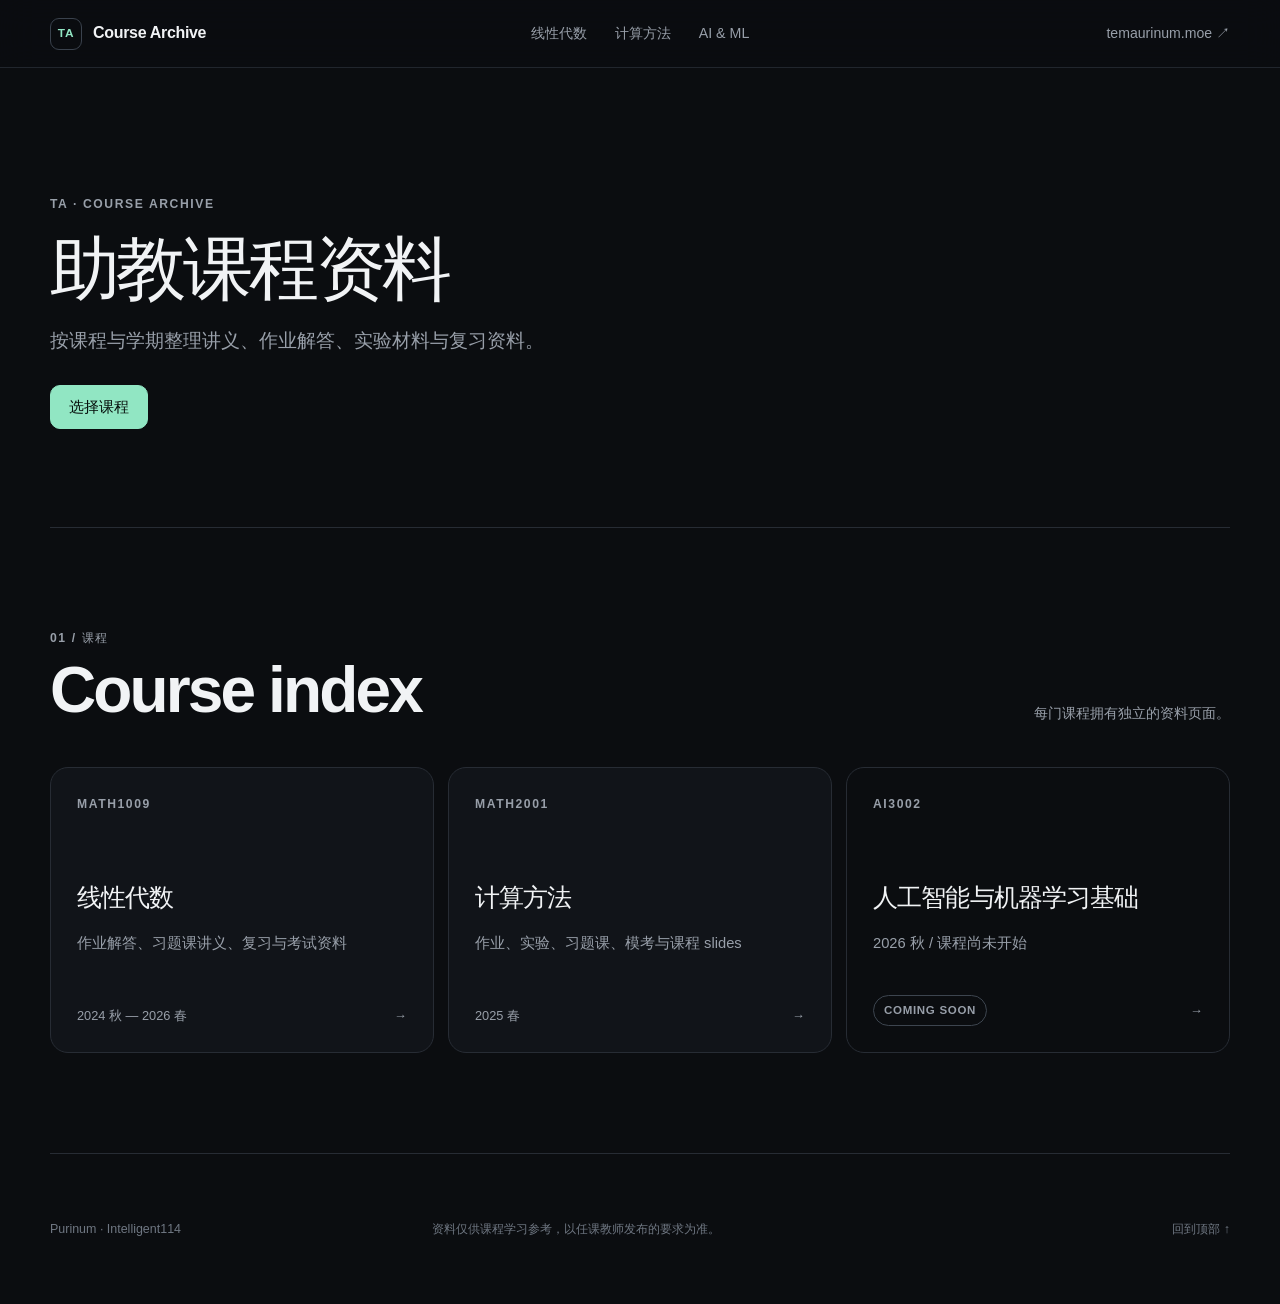
<file: index.html>
<!doctype html>
<html lang="zh-CN">
<head>
  <meta charset="utf-8">
  <meta name="viewport" content="width=device-width, initial-scale=1">
  <meta name="description" content="Purinum 的助教课程资料归档：线性代数、计算方法、人工智能与机器学习基础。">
  <meta name="theme-color" content="#0b0d10">
  <meta property="og:type" content="website">
  <meta property="og:title" content="TA · Course Archive">
  <meta property="og:description" content="课程讲义、作业解答、实验与复习资料的长期归档。">
  <meta property="og:url" content="https://ta.temaurinum.moe/">
  <meta property="og:image" content="https://ta.temaurinum.moe/assets/og.png">
  <meta property="og:image:alt" content="TA Course Archive：线性代数、计算方法与 AI & ML 课程资料">
  <link rel="icon" href="/favicon.svg?v=20260822" type="image/svg+xml" sizes="any">
  <link rel="canonical" href="https://ta.temaurinum.moe/">
  <link rel="stylesheet" href="./styles.css?v=20260817-2">
  <title>TA · Course Archive</title>
</head>
<body>
  <a class="skip-link" href="#main">跳到主要内容</a>

  <header class="site-header">
    <a class="brand" href="./" aria-label="返回课程首页">
      <span class="brand-mark" aria-hidden="true">TA</span>
      <span>Course Archive</span>
    </a>
    <nav class="site-nav" aria-label="课程导航">
      <a href="./linear-algebra/">线性代数</a>
      <a href="./computational-methods/">计算方法</a>
      <a href="./ai-ml/">AI &amp; ML</a>
    </nav>
    <a class="home-link" href="https://temaurinum.moe">temaurinum.moe <span aria-hidden="true">↗</span></a>
  </header>

  <main id="main">
    <section class="hero" aria-labelledby="hero-title">
      <div class="hero-copy">
        <p class="eyebrow">TA · Course Archive</p>
        <h1 id="hero-title">助教课程资料</h1>
        <p class="hero-intro">按课程与学期整理讲义、作业解答、实验材料与复习资料。</p>
        <div class="hero-actions">
          <a class="button button-primary" href="#courses">选择课程</a>
        </div>
      </div>
    </section>

    <section class="course-index" id="courses" aria-labelledby="courses-title">
      <div class="section-heading">
        <div>
          <p class="section-number">01 / 课程</p>
          <h2 id="courses-title">Course index</h2>
        </div>
        <p class="section-note">每门课程拥有独立的资料页面。</p>
      </div>
      <div class="course-cards">
        <a class="course-card" href="./linear-algebra/">
          <span class="course-code">MATH1009</span>
          <h3>线性代数</h3>
          <p>作业解答、习题课讲义、复习与考试资料</p>
          <span class="card-meta">2024 秋 — 2026 春 <span aria-hidden="true">→</span></span>
        </a>
        <a class="course-card" href="./computational-methods/">
          <span class="course-code">MATH2001</span>
          <h3>计算方法</h3>
          <p>作业、实验、习题课、模考与课程 slides</p>
          <span class="card-meta">2025 春 <span aria-hidden="true">→</span></span>
        </a>
        <a class="course-card course-card-muted" href="./ai-ml/">
          <span class="course-code">AI3002</span>
          <h3>人工智能与机器学习基础</h3>
          <p>2026 秋 / 课程尚未开始</p>
          <span class="card-meta"><span class="badge">Coming soon</span> <span aria-hidden="true">→</span></span>
        </a>
      </div>
    </section>
  </main>

  <footer class="site-footer">
    <p>Purinum · Intelligent114</p>
    <p>资料仅供课程学习参考，以任课教师发布的要求为准。</p>
    <a href="#main">回到顶部 ↑</a>
  </footer>
</body>
</html>
</file>
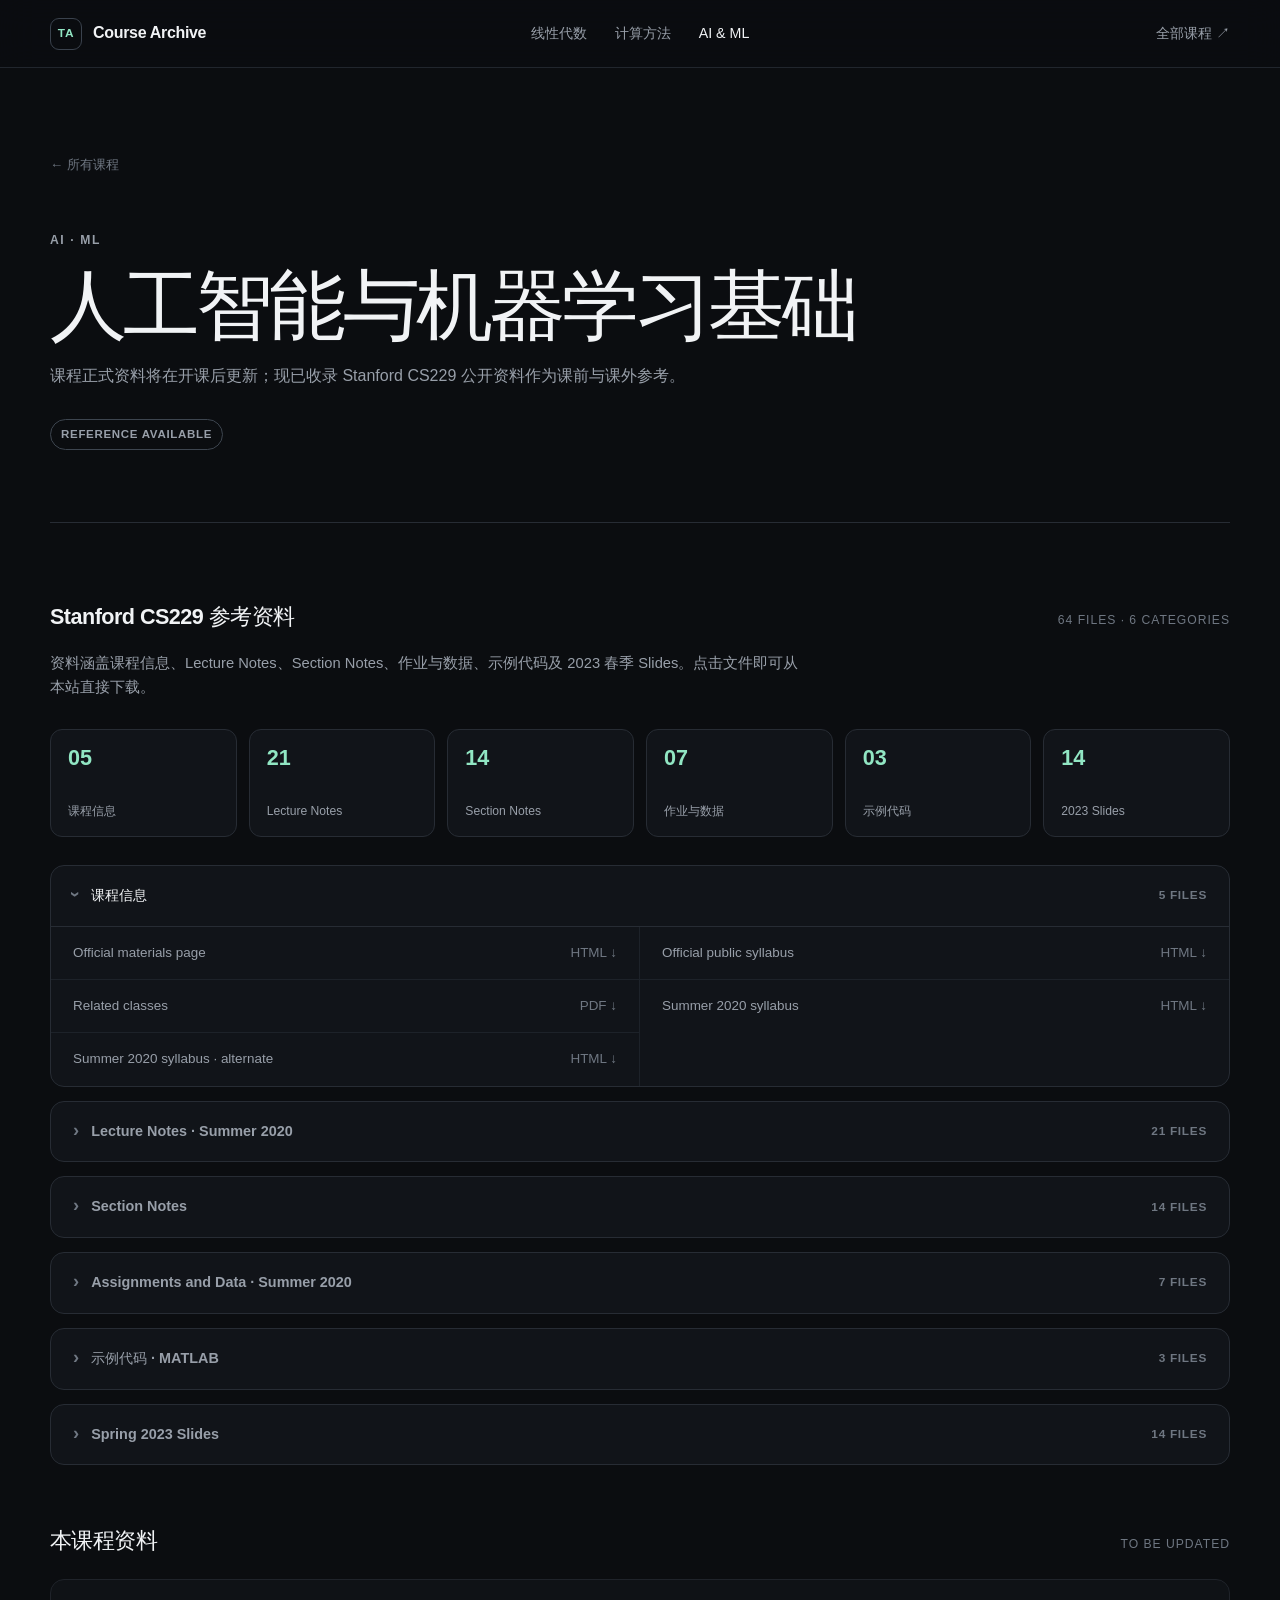
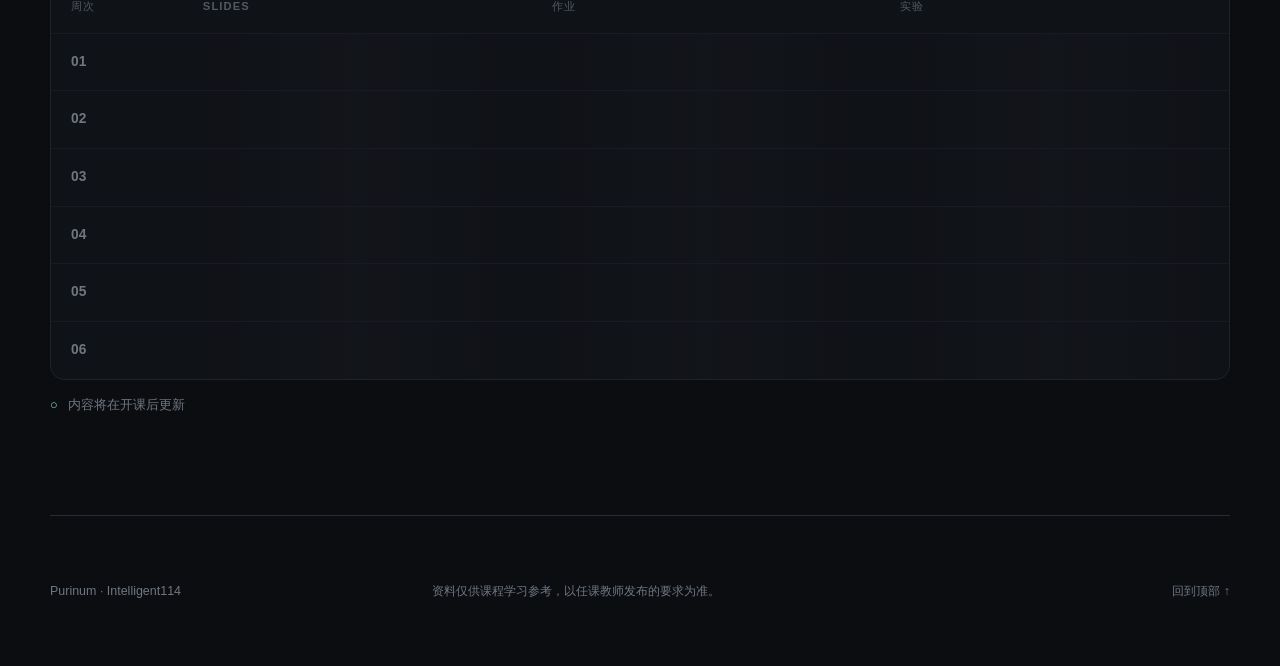
<file: ai-ml/index.html>
<!doctype html>
<html lang="zh-CN">
<head>
  <meta charset="utf-8">
  <meta name="viewport" content="width=device-width, initial-scale=1">
  <meta name="description" content="人工智能与机器学习基础课程资料与 Stanford CS229 公开参考资料。">
  <meta name="theme-color" content="#0b0d10">
  <meta property="og:type" content="website">
  <meta property="og:title" content="人工智能与机器学习基础 · TA Course Archive">
  <meta property="og:description" content="课程资料与 Stanford CS229 公开讲义、作业、代码和 slides。">
  <meta property="og:url" content="https://ta.temaurinum.moe/ai-ml/">
  <meta property="og:image" content="https://ta.temaurinum.moe/assets/og.png">
  <link rel="icon" href="/favicon.svg?v=20260822" type="image/svg+xml" sizes="any">
  <link rel="canonical" href="https://ta.temaurinum.moe/ai-ml/">
  <link rel="stylesheet" href="../styles.css?v=20260817-2">
  <title>人工智能与机器学习基础 · TA Course Archive</title>
</head>
<body>
  <a class="skip-link" href="#main">跳到主要内容</a>
  <header class="site-header">
    <a class="brand" href="../" aria-label="返回课程首页"><span class="brand-mark" aria-hidden="true">TA</span><span>Course Archive</span></a>
    <nav class="site-nav" aria-label="课程导航">
      <a href="../linear-algebra/">线性代数</a>
      <a href="../computational-methods/">计算方法</a>
      <a aria-current="page" href="./">AI &amp; ML</a>
    </nav>
    <a class="home-link" href="../">全部课程 <span aria-hidden="true">↗</span></a>
  </header>

  <main id="main">
    <section class="course-page-hero" aria-labelledby="course-title">
      <a class="breadcrumb" href="../"><span aria-hidden="true">←</span> 所有课程</a>
      <p class="eyebrow">AI · ML</p>
      <h1 id="course-title">人工智能与机器学习基础</h1>
      <p>课程正式资料将在开课后更新；现已收录 Stanford CS229 公开资料作为课前与课外参考。</p>
      <span class="badge">Reference available</span>
    </section>

    <section class="course-page-content" aria-labelledby="reference-title">
      <div class="resource-group-title">
        <h2 id="reference-title">Stanford CS229 参考资料</h2>
        <span>64 files · 6 categories</span>
      </div>
      <p class="reference-intro">资料涵盖课程信息、Lecture Notes、Section Notes、作业与数据、示例代码及 2023 春季 Slides。点击文件即可从本站直接下载。</p>

      <nav class="reference-index" aria-label="CS229 参考资料分类">
        <a href="#cs229-course-info"><strong>05</strong> <span>课程信息</span></a>
        <a href="#cs229-lecture-notes"><strong>21</strong> <span>Lecture Notes</span></a>
        <a href="#cs229-section-notes"><strong>14</strong> <span>Section Notes</span></a>
        <a href="#cs229-assignments"><strong>07</strong> <span>作业与数据</span></a>
        <a href="#cs229-code"><strong>03</strong> <span>示例代码</span></a>
        <a href="#cs229-slides"><strong>14</strong> <span>2023 Slides</span></a>
      </nav>

      <details class="resource-details reference-details" id="cs229-course-info" open>
        <summary><span>课程信息</span> <span>5 files</span></summary>
        <div class="link-list">
          <a href="../downloads/ai-ml/stanford-cs229/01_Course_Info/official_materials_page.html" download><span>Official materials page</span><span>HTML ↓</span></a>
          <a href="../downloads/ai-ml/stanford-cs229/01_Course_Info/official_public_syllabus.html" download><span>Official public syllabus</span><span>HTML ↓</span></a>
          <a href="../downloads/ai-ml/stanford-cs229/01_Course_Info/related-classes.pdf" download><span>Related classes</span><span>PDF ↓</span></a>
          <a href="../downloads/ai-ml/stanford-cs229/01_Course_Info/Summer_2020/syllabus-summer2020.html" download><span>Summer 2020 syllabus</span><span>HTML ↓</span></a>
          <a href="../downloads/ai-ml/stanford-cs229/01_Course_Info/Summer_2020/syllabus.html" download><span>Summer 2020 syllabus · alternate</span><span>HTML ↓</span></a>
        </div>
      </details>

      <details class="resource-details reference-details" id="cs229-lecture-notes">
        <summary><span>Lecture Notes · Summer 2020</span> <span>21 files</span></summary>
        <div class="link-list">
          <a href="../downloads/ai-ml/stanford-cs229/02_Lecture_Notes/Summer_2020/CS229-Intro.pptx" download><span>CS229 Intro</span><span>PPTX ↓</span></a>
          <a href="../downloads/ai-ml/stanford-cs229/02_Lecture_Notes/Summer_2020/cs229-notes1.pdf" download><span>cs229-notes1</span><span>PDF ↓</span></a>
          <a href="../downloads/ai-ml/stanford-cs229/02_Lecture_Notes/Summer_2020/cs229-notes2.pdf" download><span>cs229-notes2</span><span>PDF ↓</span></a>
          <a href="../downloads/ai-ml/stanford-cs229/02_Lecture_Notes/Summer_2020/cs229-notes3.pdf" download><span>cs229-notes3</span><span>PDF ↓</span></a>
          <a href="../downloads/ai-ml/stanford-cs229/02_Lecture_Notes/Summer_2020/cs229-notes4.pdf" download><span>cs229-notes4</span><span>PDF ↓</span></a>
          <a href="../downloads/ai-ml/stanford-cs229/02_Lecture_Notes/Summer_2020/cs229-notes5.pdf" download><span>cs229-notes5</span><span>PDF ↓</span></a>
          <a href="../downloads/ai-ml/stanford-cs229/02_Lecture_Notes/Summer_2020/cs229-notes6.pdf" download><span>cs229-notes6</span><span>PDF ↓</span></a>
          <a href="../downloads/ai-ml/stanford-cs229/02_Lecture_Notes/Summer_2020/cs229-notes7a.pdf" download><span>cs229-notes7a</span><span>PDF ↓</span></a>
          <a href="../downloads/ai-ml/stanford-cs229/02_Lecture_Notes/Summer_2020/cs229-notes7b.pdf" download><span>cs229-notes7b</span><span>PDF ↓</span></a>
          <a href="../downloads/ai-ml/stanford-cs229/02_Lecture_Notes/Summer_2020/cs229-notes8.pdf" download><span>cs229-notes8</span><span>PDF ↓</span></a>
          <a href="../downloads/ai-ml/stanford-cs229/02_Lecture_Notes/Summer_2020/CS229_NOTE8.pdf" download><span>CS229_NOTE8 · alternate</span><span>PDF ↓</span></a>
          <a href="../downloads/ai-ml/stanford-cs229/02_Lecture_Notes/Summer_2020/cs229-notes9.pdf" download><span>cs229-notes9</span><span>PDF ↓</span></a>
          <a href="../downloads/ai-ml/stanford-cs229/02_Lecture_Notes/Summer_2020/cs229-notes10.pdf" download><span>cs229-notes10</span><span>PDF ↓</span></a>
          <a href="../downloads/ai-ml/stanford-cs229/02_Lecture_Notes/Summer_2020/cs229-notes11.pdf" download><span>cs229-notes11</span><span>PDF ↓</span></a>
          <a href="../downloads/ai-ml/stanford-cs229/02_Lecture_Notes/Summer_2020/cs229-notes12.pdf" download><span>cs229-notes12</span><span>PDF ↓</span></a>
          <a href="../downloads/ai-ml/stanford-cs229/02_Lecture_Notes/Summer_2020/cs229-notes13.pdf" download><span>cs229-notes13</span><span>PDF ↓</span></a>
          <a href="../downloads/ai-ml/stanford-cs229/02_Lecture_Notes/Summer_2020/cs229-notes-deep_learning.pdf" download><span>Deep learning notes</span><span>PDF ↓</span></a>
          <a href="../downloads/ai-ml/stanford-cs229/02_Lecture_Notes/Summer_2020/MaxEnt.pdf" download><span>Maximum Entropy</span><span>PDF ↓</span></a>
          <a href="../downloads/ai-ml/stanford-cs229/02_Lecture_Notes/Summer_2020/BiasVarianceAnalysis.pdf" download><span>Bias–Variance Analysis</span><span>PDF ↓</span></a>
          <a href="../downloads/ai-ml/stanford-cs229/02_Lecture_Notes/ML-advice.pdf" download><span>Advice for applying machine learning</span><span>PDF ↓</span></a>
          <a href="../downloads/ai-ml/stanford-cs229/02_Lecture_Notes/Summer_2020/EvaluationMetrics.pptx" download><span>Evaluation Metrics</span><span>PPTX ↓</span></a>
        </div>
      </details>

      <details class="resource-details reference-details" id="cs229-section-notes">
        <summary><span>Section Notes</span> <span>14 files</span></summary>
        <div class="link-list">
          <a href="../downloads/ai-ml/stanford-cs229/03_Section_Notes/cs229-linalg.pdf" download><span>Linear algebra review</span><span>PDF ↓</span></a>
          <a href="../downloads/ai-ml/stanford-cs229/03_Section_Notes/cs229-prob.pdf" download><span>Probability review</span><span>PDF ↓</span></a>
          <a href="../downloads/ai-ml/stanford-cs229/03_Section_Notes/cs229-cvxopt.pdf" download><span>Convex optimization I</span><span>PDF ↓</span></a>
          <a href="../downloads/ai-ml/stanford-cs229/03_Section_Notes/cs229-cvxopt2.pdf" download><span>Convex optimization II</span><span>PDF ↓</span></a>
          <a href="../downloads/ai-ml/stanford-cs229/03_Section_Notes/cs229-hmm.pdf" download><span>Hidden Markov Models</span><span>PDF ↓</span></a>
          <a href="../downloads/ai-ml/stanford-cs229/03_Section_Notes/gaussians.pdf" download><span>Gaussians</span><span>PDF ↓</span></a>
          <a href="../downloads/ai-ml/stanford-cs229/03_Section_Notes/more_on_gaussians.pdf" download><span>More on Gaussians</span><span>PDF ↓</span></a>
          <a href="../downloads/ai-ml/stanford-cs229/03_Section_Notes/Summer_2020/cs229-linalg.pdf" download><span>Summer 2020 · Linear algebra</span><span>PDF ↓</span></a>
          <a href="../downloads/ai-ml/stanford-cs229/03_Section_Notes/Summer_2020/slides_linear_algebra_fereshte.pdf" download><span>Summer 2020 · Linear algebra slides</span><span>PDF ↓</span></a>
          <a href="../downloads/ai-ml/stanford-cs229/03_Section_Notes/Summer_2020/cs229-prob.pdf" download><span>Summer 2020 · Probability</span><span>PDF ↓</span></a>
          <a href="../downloads/ai-ml/stanford-cs229/03_Section_Notes/Summer_2020/cs229-prob-slide.pdf" download><span>Summer 2020 · Probability slides</span><span>PDF ↓</span></a>
          <a href="../downloads/ai-ml/stanford-cs229/03_Section_Notes/Summer_2020/gaussians.pdf" download><span>Summer 2020 · Gaussians</span><span>PDF ↓</span></a>
          <a href="../downloads/ai-ml/stanford-cs229/03_Section_Notes/Summer_2020/more_on_gaussians.pdf" download><span>Summer 2020 · More on Gaussians</span><span>PDF ↓</span></a>
          <a href="../downloads/ai-ml/stanford-cs229/03_Section_Notes/Summer_2020/gaussian_processes.pdf" download><span>Summer 2020 · Gaussian processes</span><span>PDF ↓</span></a>
        </div>
      </details>

      <details class="resource-details reference-details" id="cs229-assignments">
        <summary><span>Assignments and Data · Summer 2020</span> <span>7 files</span></summary>
        <div class="link-list">
          <a href="../downloads/ai-ml/stanford-cs229/04_Assignments_and_Data/Summer_2020/ps0_template.pdf" download><span>Problem Set 0 · template</span><span>PDF ↓</span></a>
          <a href="../downloads/ai-ml/stanford-cs229/04_Assignments_and_Data/Summer_2020/ps1.pdf" download><span>Problem Set 1</span><span>PDF ↓</span></a>
          <a href="../downloads/ai-ml/stanford-cs229/04_Assignments_and_Data/Summer_2020/ps1.zip" download><span>Problem Set 1 · data</span><span>ZIP ↓</span></a>
          <a href="../downloads/ai-ml/stanford-cs229/04_Assignments_and_Data/Summer_2020/ps2.pdf" download><span>Problem Set 2</span><span>PDF ↓</span></a>
          <a href="../downloads/ai-ml/stanford-cs229/04_Assignments_and_Data/Summer_2020/ps2.zip" download><span>Problem Set 2 · data</span><span>ZIP ↓</span></a>
          <a href="../downloads/ai-ml/stanford-cs229/04_Assignments_and_Data/Summer_2020/ps3.pdf" download><span>Problem Set 3</span><span>PDF ↓</span></a>
          <a href="../downloads/ai-ml/stanford-cs229/04_Assignments_and_Data/Summer_2020/ps3.zip" download><span>Problem Set 3 · data</span><span>ZIP ↓</span></a>
        </div>
      </details>

      <details class="resource-details reference-details" id="cs229-code">
        <summary><span>示例代码 · MATLAB</span> <span>3 files</span></summary>
        <div class="link-list">
          <a href="../downloads/ai-ml/stanford-cs229/05_Code/matlab_session.m" download><span>matlab_session.m</span><span>MATLAB ↓</span></a>
          <a href="../downloads/ai-ml/stanford-cs229/05_Code/logistic_grad_ascent.m" download><span>logistic_grad_ascent.m</span><span>MATLAB ↓</span></a>
          <a href="../downloads/ai-ml/stanford-cs229/05_Code/sigmoid.m" download><span>sigmoid.m</span><span>MATLAB ↓</span></a>
        </div>
      </details>

      <details class="resource-details reference-details" id="cs229-slides">
        <summary><span>Spring 2023 Slides</span> <span>14 files</span></summary>
        <div class="link-list">
          <a href="../downloads/ai-ml/stanford-cs229/06_Spring_2023_Slides/lecture1.pdf" download><span>Lecture 1</span><span>PDF ↓</span></a>
          <a href="../downloads/ai-ml/stanford-cs229/06_Spring_2023_Slides/lecture19.pdf" download><span>Lecture 19</span><span>PDF ↓</span></a>
          <a href="../downloads/ai-ml/stanford-cs229/06_Spring_2023_Slides/cs229-linear_algebra_review.pdf" download><span>Linear algebra review</span><span>PDF ↓</span></a>
          <a href="../downloads/ai-ml/stanford-cs229/06_Spring_2023_Slides/cs229-linear_algebra_review_slides.pdf" download><span>Linear algebra review slides</span><span>PDF ↓</span></a>
          <a href="../downloads/ai-ml/stanford-cs229/06_Spring_2023_Slides/cs229-linear_algebra_review_annotated_slides.pdf" download><span>Linear algebra annotated slides</span><span>PDF ↓</span></a>
          <a href="../downloads/ai-ml/stanford-cs229/06_Spring_2023_Slides/cs229-probability_review.pdf" download><span>Probability review</span><span>PDF ↓</span></a>
          <a href="../downloads/ai-ml/stanford-cs229/06_Spring_2023_Slides/cs229-probability_review_slides.pdf" download><span>Probability review slides</span><span>PDF ↓</span></a>
          <a href="../downloads/ai-ml/stanford-cs229/06_Spring_2023_Slides/cs229-python_review_slides.pdf" download><span>Python review slides</span><span>PDF ↓</span></a>
          <a href="../downloads/ai-ml/stanford-cs229/06_Spring_2023_Slides/cs229-python_review_materials.zip" download><span>Python review materials</span><span>ZIP ↓</span></a>
          <a href="../downloads/ai-ml/stanford-cs229/06_Spring_2023_Slides/cs229-boosting_slides.pdf" download><span>Boosting</span><span>PDF ↓</span></a>
          <a href="../downloads/ai-ml/stanford-cs229/06_Spring_2023_Slides/cs229-conv_nets_slides.pdf" download><span>Convolutional networks</span><span>PDF ↓</span></a>
          <a href="../downloads/ai-ml/stanford-cs229/06_Spring_2023_Slides/cs229-decision_trees_slides.pdf" download><span>Decision trees</span><span>PDF ↓</span></a>
          <a href="../downloads/ai-ml/stanford-cs229/06_Spring_2023_Slides/cs229-evaluation_metrics_slides.pdf" download><span>Evaluation metrics</span><span>PDF ↓</span></a>
          <a href="../downloads/ai-ml/stanford-cs229/06_Spring_2023_Slides/cs229-mid_term_review_slides.pdf" download><span>Midterm review</span><span>PDF ↓</span></a>
        </div>
      </details>

      <div class="resource-group upcoming-section" aria-labelledby="schedule-title">
        <div class="resource-group-title">
          <h2 id="schedule-title">本课程资料</h2>
          <span>To be updated</span>
        </div>
        <div class="archive-table-wrap placeholder-table-wrap">
          <table class="archive-table placeholder-table">
            <thead><tr><th>周次</th><th>Slides</th><th>作业</th><th>实验</th></tr></thead>
            <tbody>
              <tr><th scope="row">01</th><td aria-label="暂无内容"></td><td aria-label="暂无内容"></td><td aria-label="暂无内容"></td></tr>
              <tr><th scope="row">02</th><td aria-label="暂无内容"></td><td aria-label="暂无内容"></td><td aria-label="暂无内容"></td></tr>
              <tr><th scope="row">03</th><td aria-label="暂无内容"></td><td aria-label="暂无内容"></td><td aria-label="暂无内容"></td></tr>
              <tr><th scope="row">04</th><td aria-label="暂无内容"></td><td aria-label="暂无内容"></td><td aria-label="暂无内容"></td></tr>
              <tr><th scope="row">05</th><td aria-label="暂无内容"></td><td aria-label="暂无内容"></td><td aria-label="暂无内容"></td></tr>
              <tr><th scope="row">06</th><td aria-label="暂无内容"></td><td aria-label="暂无内容"></td><td aria-label="暂无内容"></td></tr>
            </tbody>
          </table>
        </div>
        <p class="placeholder-note"><span aria-hidden="true">○</span> 内容将在开课后更新</p>
      </div>
    </section>
  </main>

  <footer class="site-footer"><p>Purinum · Intelligent114</p><p>资料仅供课程学习参考，以任课教师发布的要求为准。</p><a href="#main">回到顶部 ↑</a></footer>
</body>
</html>
</file>
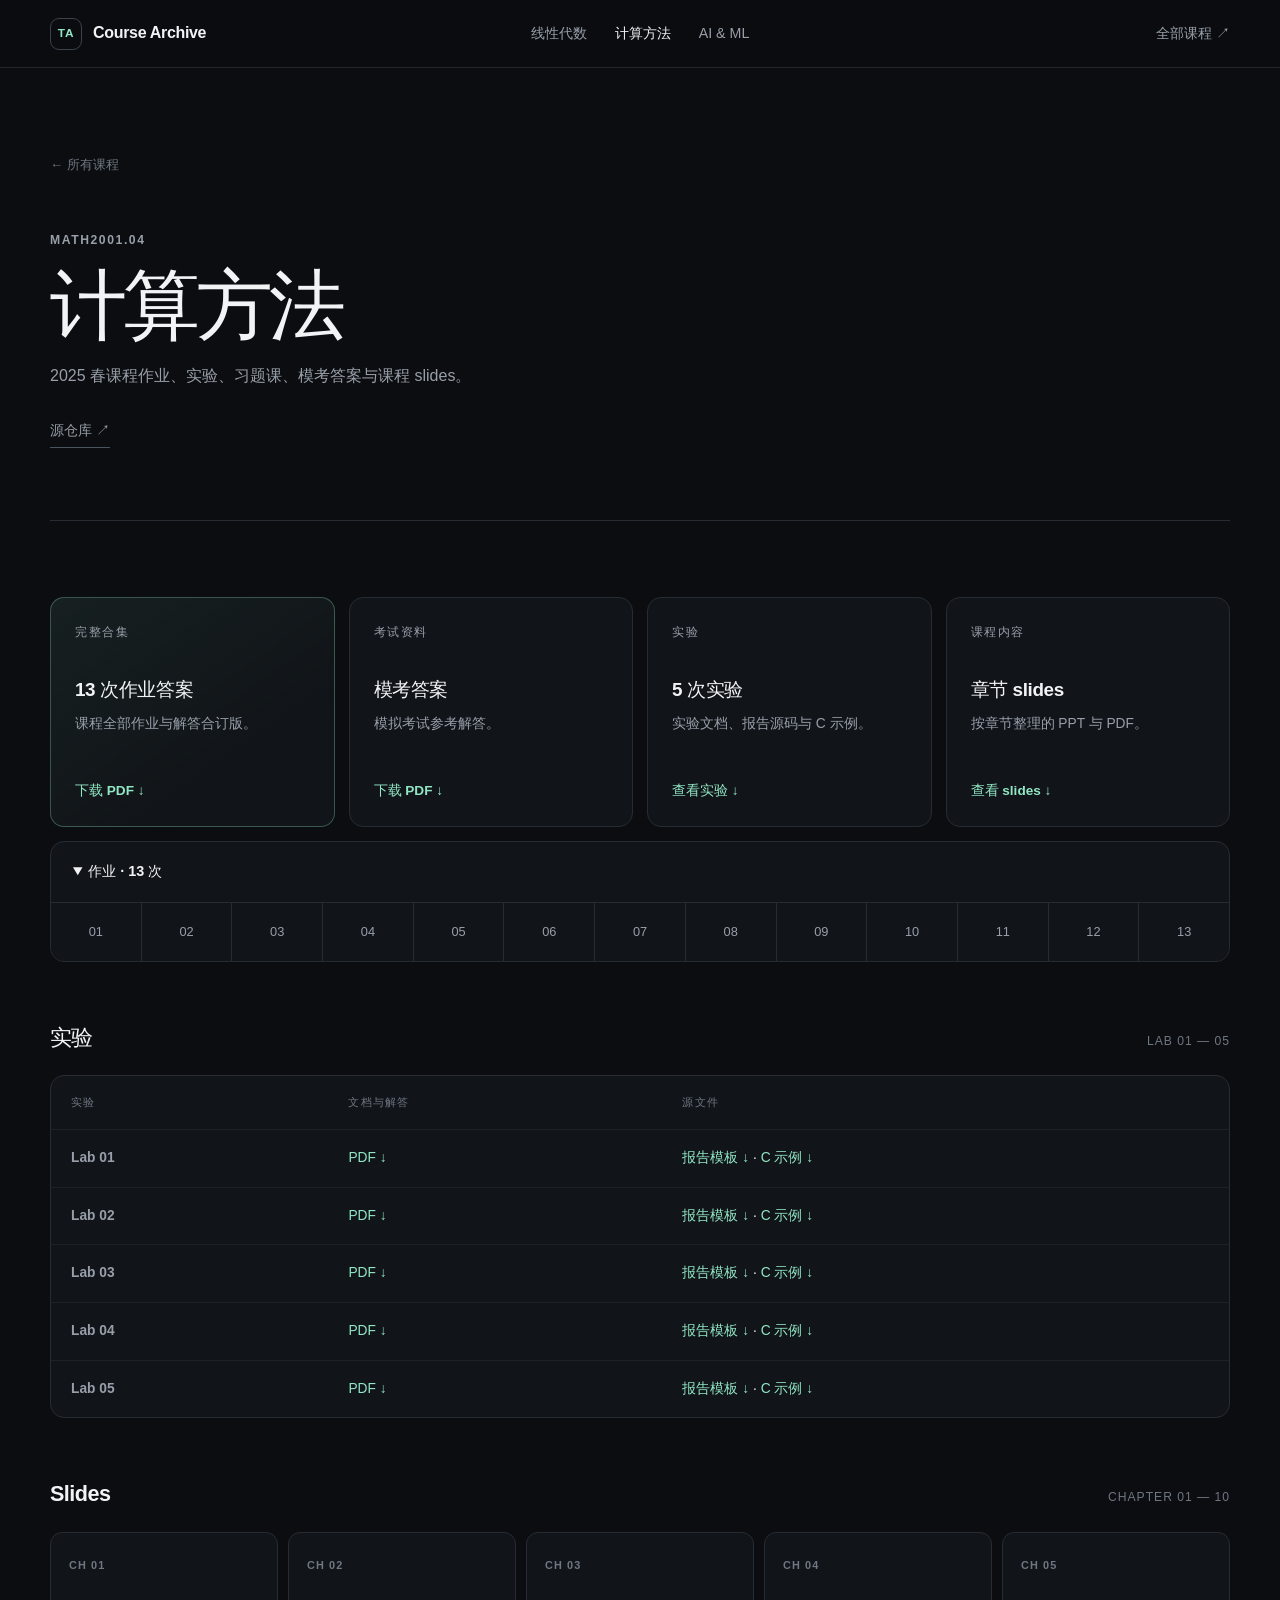
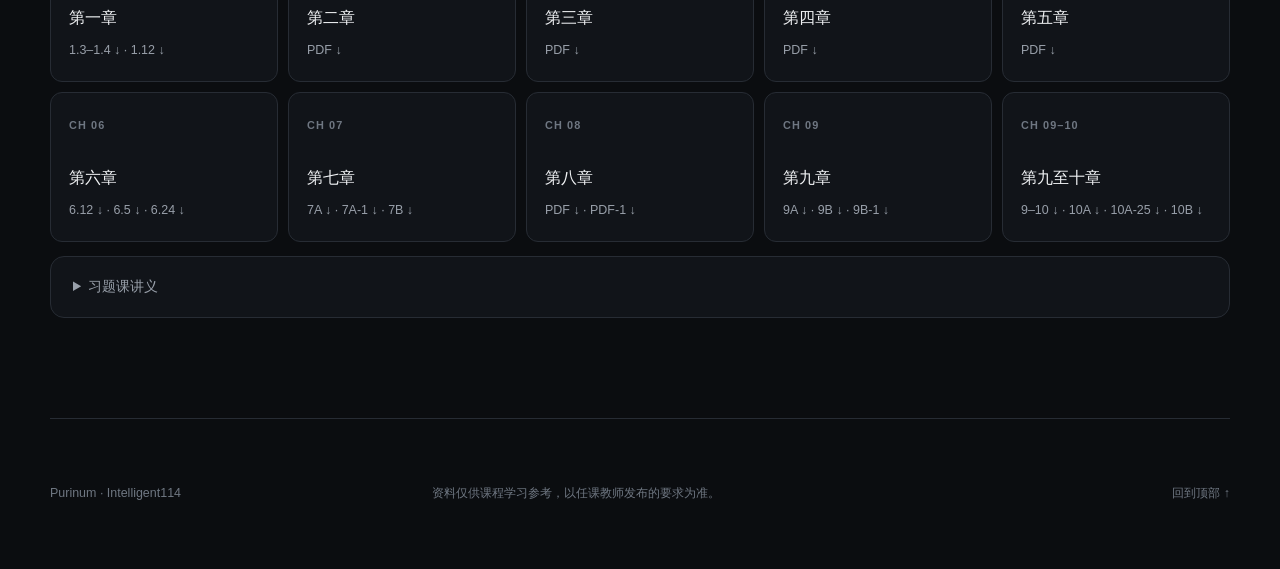
<file: computational-methods/index.html>
<!doctype html>
<html lang="zh-CN">
<head>
  <meta charset="utf-8">
  <meta name="viewport" content="width=device-width, initial-scale=1">
  <meta name="description" content="计算方法助教资料：课程作业、实验、习题课、模考答案与课程 slides。">
  <meta name="theme-color" content="#0b0d10">
  <meta property="og:type" content="website">
  <meta property="og:title" content="计算方法 · TA Course Archive">
  <meta property="og:description" content="课程作业、实验、习题课、模考答案与课程 slides。">
  <meta property="og:url" content="https://ta.temaurinum.moe/computational-methods/">
  <meta property="og:image" content="https://ta.temaurinum.moe/assets/og.png">
  <link rel="icon" href="/favicon.svg?v=20260822" type="image/svg+xml" sizes="any">
  <link rel="canonical" href="https://ta.temaurinum.moe/computational-methods/">
  <link rel="stylesheet" href="../styles.css?v=20260817-2">
  <title>计算方法 · TA Course Archive</title>
</head>
<body>
  <a class="skip-link" href="#main">跳到主要内容</a>
  <header class="site-header">
    <a class="brand" href="../" aria-label="返回课程首页"><span class="brand-mark" aria-hidden="true">TA</span><span>Course Archive</span></a>
    <nav class="site-nav" aria-label="课程导航">
      <a href="../linear-algebra/">线性代数</a>
      <a aria-current="page" href="./">计算方法</a>
      <a href="../ai-ml/">AI &amp; ML</a>
    </nav>
    <a class="home-link" href="../">全部课程 <span aria-hidden="true">↗</span></a>
  </header>

  <main id="main">
    <section class="course-page-hero" aria-labelledby="course-title">
      <a class="breadcrumb" href="../"><span aria-hidden="true">←</span> 所有课程</a>
      <p class="eyebrow">MATH2001.04</p>
      <h1 id="course-title">计算方法</h1>
      <p>2025 春课程作业、实验、习题课、模考答案与课程 slides。</p>
      <a class="repo-link" href="https://github.com/Intelligent114/CMExercise">源仓库 <span aria-hidden="true">↗</span></a>
    </section>

    <section class="course-page-content" aria-label="计算方法课程资料">
      <div class="resource-grid resource-grid-four">
        <article class="resource-card resource-card-featured"><p class="resource-type">完整合集</p><h3>13 次作业答案</h3><p>课程全部作业与解答合订版。</p><a href="../downloads/cm/homework/full.pdf" download>下载 PDF <span aria-hidden="true">↓</span></a></article>
        <article class="resource-card"><p class="resource-type">考试资料</p><h3>模考答案</h3><p>模拟考试参考解答。</p><a href="../downloads/cm/homework/answer.pdf" download>下载 PDF <span aria-hidden="true">↓</span></a></article>
        <article class="resource-card"><p class="resource-type">实验</p><h3>5 次实验</h3><p>实验文档、报告源码与 C 示例。</p><a href="#labs">查看实验 <span aria-hidden="true">↓</span></a></article>
        <article class="resource-card"><p class="resource-type">课程内容</p><h3>章节 slides</h3><p>按章节整理的 PPT 与 PDF。</p><a href="#slides">查看 slides <span aria-hidden="true">↓</span></a></article>
      </div>

      <details class="resource-details" open>
        <summary>作业 · 13 次</summary>
        <div class="number-grid" aria-label="计算方法作业列表">
          <a href="../downloads/cm/homework/01.pdf" download>01</a><a href="../downloads/cm/homework/02.pdf" download>02</a><a href="../downloads/cm/homework/03.pdf" download>03</a><a href="../downloads/cm/homework/04.pdf" download>04</a><a href="../downloads/cm/homework/05.pdf" download>05</a><a href="../downloads/cm/homework/06.pdf" download>06</a><a href="../downloads/cm/homework/07.pdf" download>07</a><a href="../downloads/cm/homework/08.pdf" download>08</a><a href="../downloads/cm/homework/09.pdf" download>09</a><a href="../downloads/cm/homework/10.pdf" download>10</a><a href="../downloads/cm/homework/11.pdf" download>11</a><a href="../downloads/cm/homework/12.pdf" download>12</a><a href="../downloads/cm/homework/13.pdf" download>13</a>
        </div>
      </details>

      <div class="resource-group" id="labs">
        <div class="resource-group-title"><h2>实验</h2><span>Lab 01 — 05</span></div>
        <div class="archive-table-wrap">
          <table class="archive-table">
            <thead><tr><th>实验</th><th>文档与解答</th><th>源文件</th></tr></thead>
            <tbody>
              <tr><th scope="row">Lab 01</th><td><a href="../downloads/cm/labs/lab01.pdf" download>PDF ↓</a></td><td><a href="../downloads/cm/labs/lab01.tex" download>报告模板 ↓</a> · <a href="../downloads/cm/labs/lab01.c" download>C 示例 ↓</a></td></tr>
              <tr><th scope="row">Lab 02</th><td><a href="../downloads/cm/labs/lab02.pdf" download>PDF ↓</a></td><td><a href="../downloads/cm/labs/lab02.tex" download>报告模板 ↓</a> · <a href="../downloads/cm/labs/lab02.c" download>C 示例 ↓</a></td></tr>
              <tr><th scope="row">Lab 03</th><td><a href="../downloads/cm/labs/lab03.pdf" download>PDF ↓</a></td><td><a href="../downloads/cm/labs/lab03.tex" download>报告模板 ↓</a> · <a href="../downloads/cm/labs/lab03.c" download>C 示例 ↓</a></td></tr>
              <tr><th scope="row">Lab 04</th><td><a href="../downloads/cm/labs/lab04.pdf" download>PDF ↓</a></td><td><a href="../downloads/cm/labs/lab04.tex" download>报告模板 ↓</a> · <a href="../downloads/cm/labs/lab04.c" download>C 示例 ↓</a></td></tr>
              <tr><th scope="row">Lab 05</th><td><a href="../downloads/cm/labs/lab05.pdf" download>PDF ↓</a></td><td><a href="../downloads/cm/labs/lab05.tex" download>报告模板 ↓</a> · <a href="../downloads/cm/labs/lab05.c" download>C 示例 ↓</a></td></tr>
            </tbody>
          </table>
        </div>
      </div>

      <div class="resource-group" id="slides">
        <div class="resource-group-title"><h2>Slides</h2><span>Chapter 01 — 10</span></div>
        <div class="slide-grid">
          <article><span>CH 01</span><h3>第一章</h3><p><a href="../downloads/cm/slides/ch1/ch1.3_4.ppt" download>1.3–1.4 ↓</a> · <a href="../downloads/cm/slides/ch1/ch1.12.ppt" download>1.12 ↓</a></p></article>
          <article><span>CH 02</span><h3>第二章</h3><p><a href="../downloads/cm/slides/ch2/ch2.pdf" download>PDF ↓</a></p></article>
          <article><span>CH 03</span><h3>第三章</h3><p><a href="../downloads/cm/slides/ch3/ch3.pdf" download>PDF ↓</a></p></article>
          <article><span>CH 04</span><h3>第四章</h3><p><a href="../downloads/cm/slides/ch4/ch4s25.pdf" download>PDF ↓</a></p></article>
          <article><span>CH 05</span><h3>第五章</h3><p><a href="../downloads/cm/slides/ch5/ch5.pdf" download>PDF ↓</a></p></article>
          <article><span>CH 06</span><h3>第六章</h3><p><a href="../downloads/cm/slides/ch6/ch6.12new.ppt" download>6.12 ↓</a> · <a href="../downloads/cm/slides/ch6/ch6.5t.ppt" download>6.5 ↓</a> · <a href="../downloads/cm/slides/ch6/ch624.pdf" download>6.24 ↓</a></p></article>
          <article><span>CH 07</span><h3>第七章</h3><p><a href="../downloads/cm/slides/ch7/ch7a.pdf" download>7A ↓</a> · <a href="../downloads/cm/slides/ch7/ch7a (1).pdf" download>7A-1 ↓</a> · <a href="../downloads/cm/slides/ch7/ch7b.pdf" download>7B ↓</a></p></article>
          <article><span>CH 08</span><h3>第八章</h3><p><a href="../downloads/cm/slides/ch8/ch8.pdf" download>PDF ↓</a> · <a href="../downloads/cm/slides/ch8/ch8 (1).pdf" download>PDF-1 ↓</a></p></article>
          <article><span>CH 09</span><h3>第九章</h3><p><a href="../downloads/cm/slides/ch9/ch9a25.pdf" download>9A ↓</a> · <a href="../downloads/cm/slides/ch9/ch9bNew.pdf" download>9B ↓</a> · <a href="../downloads/cm/slides/ch9/ch9bNew1.pdf" download>9B-1 ↓</a></p></article>
          <article><span>CH 09–10</span><h3>第九至十章</h3><p><a href="../downloads/cm/slides/ch9_10/2025Ch9n10.pdf" download>9–10 ↓</a> · <a href="../downloads/cm/slides/ch9_10/ch10aNew.pdf" download>10A ↓</a> · <a href="../downloads/cm/slides/ch9_10/ch10aNew25.pdf" download>10A-25 ↓</a> · <a href="../downloads/cm/slides/ch9_10/ch10bNew.pdf" download>10B ↓</a></p></article>
        </div>
      </div>

      <details class="resource-details">
        <summary>习题课讲义</summary>
        <div class="link-list">
          <a href="../downloads/cm/tutorials/t1.pdf" download><span>习题课 01</span><span>PDF ↓</span></a>
          <a href="../downloads/cm/tutorials/t2.pdf" download><span>习题课 02</span><span>PDF ↓</span></a>
          <a href="../downloads/cm/homework/full.pdf" download><span>习题课 03 · 作业合集</span><span>PDF ↓</span></a>
        </div>
      </details>
    </section>
  </main>

  <footer class="site-footer"><p>Purinum · Intelligent114</p><p>资料仅供课程学习参考，以任课教师发布的要求为准。</p><a href="#main">回到顶部 ↑</a></footer>
</body>
</html>
</file>
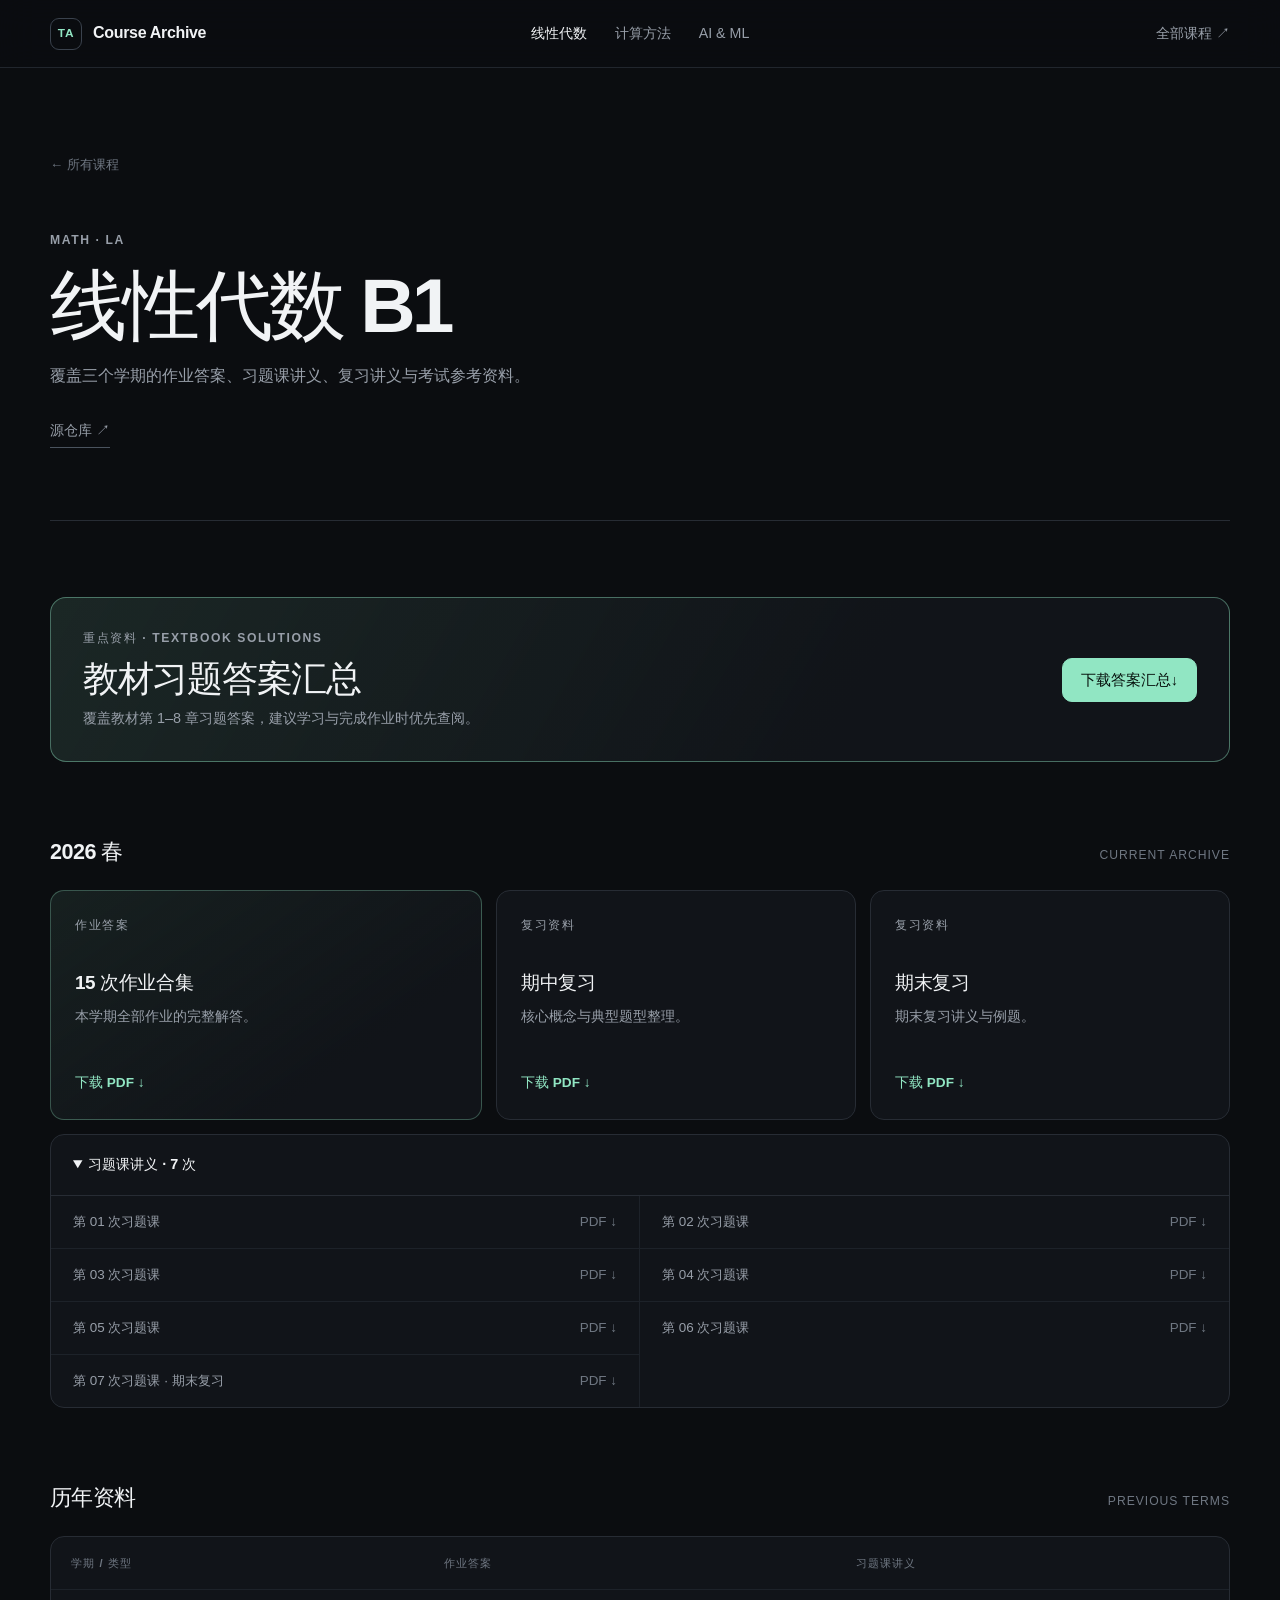
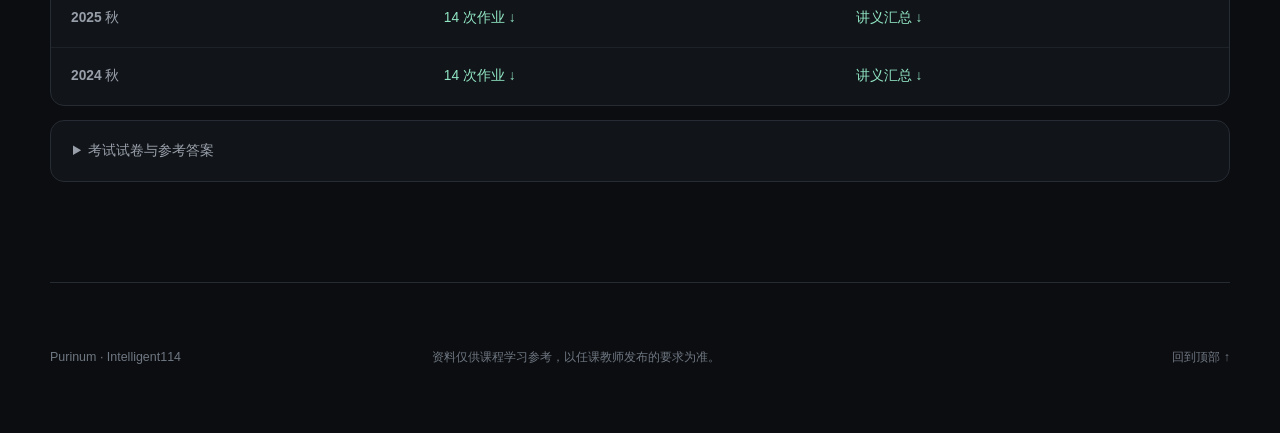
<file: linear-algebra/index.html>
<!doctype html>
<html lang="zh-CN">
<head>
  <meta charset="utf-8">
  <meta name="viewport" content="width=device-width, initial-scale=1">
  <meta name="description" content="线性代数 B1 助教资料：作业答案、习题课讲义、复习讲义与考试资料。">
  <meta name="theme-color" content="#0b0d10">
  <meta property="og:type" content="website">
  <meta property="og:title" content="线性代数 B1 · TA Course Archive">
  <meta property="og:description" content="作业答案、习题课讲义、复习讲义与考试资料。">
  <meta property="og:url" content="https://ta.temaurinum.moe/linear-algebra/">
  <meta property="og:image" content="https://ta.temaurinum.moe/assets/og.png">
  <link rel="icon" href="/favicon.svg?v=20260822" type="image/svg+xml" sizes="any">
  <link rel="canonical" href="https://ta.temaurinum.moe/linear-algebra/">
  <link rel="stylesheet" href="../styles.css?v=20260817-2">
  <title>线性代数 B1 · TA Course Archive</title>
</head>
<body>
  <a class="skip-link" href="#main">跳到主要内容</a>
  <header class="site-header">
    <a class="brand" href="../" aria-label="返回课程首页"><span class="brand-mark" aria-hidden="true">TA</span><span>Course Archive</span></a>
    <nav class="site-nav" aria-label="课程导航">
      <a aria-current="page" href="./">线性代数</a>
      <a href="../computational-methods/">计算方法</a>
      <a href="../ai-ml/">AI &amp; ML</a>
    </nav>
    <a class="home-link" href="../">全部课程 <span aria-hidden="true">↗</span></a>
  </header>

  <main id="main">
    <section class="course-page-hero" aria-labelledby="course-title">
      <a class="breadcrumb" href="../"><span aria-hidden="true">←</span> 所有课程</a>
      <p class="eyebrow">MATH · LA</p>
      <h1 id="course-title">线性代数 B1</h1>
      <p>覆盖三个学期的作业答案、习题课讲义、复习讲义与考试参考资料。</p>
      <a class="repo-link" href="https://github.com/Intelligent114/LAE">源仓库 <span aria-hidden="true">↗</span></a>
    </section>

    <section class="course-page-content" aria-label="线性代数课程资料">
      <article class="priority-resource" aria-labelledby="textbook-answers-title">
        <div>
          <p class="resource-type">重点资料 · Textbook solutions</p>
          <h2 id="textbook-answers-title">教材习题答案汇总</h2>
          <p>覆盖教材第 1–8 章习题答案，建议学习与完成作业时优先查阅。</p>
        </div>
        <a class="button button-primary" href="../downloads/lae/release/线性代数B1_教材作业答案汇总.pdf" download>下载答案汇总 <span aria-hidden="true">↓</span></a>
      </article>

      <div class="resource-group">
        <div class="resource-group-title"><h2>2026 春</h2><span>Current archive</span></div>
        <div class="resource-grid">
          <article class="resource-card resource-card-featured"><p class="resource-type">作业答案</p><h3>15 次作业合集</h3><p>本学期全部作业的完整解答。</p><a href="../downloads/lae/release/线性代数B1_2026春_作业答案合集.pdf" download>下载 PDF <span aria-hidden="true">↓</span></a></article>
          <article class="resource-card"><p class="resource-type">复习资料</p><h3>期中复习</h3><p>核心概念与典型题型整理。</p><a href="../downloads/lae/release/线性代数B1_期中复习.pdf" download>下载 PDF <span aria-hidden="true">↓</span></a></article>
          <article class="resource-card"><p class="resource-type">复习资料</p><h3>期末复习</h3><p>期末复习讲义与例题。</p><a href="../downloads/lae/release/线性代数B1_期末复习.pdf" download>下载 PDF <span aria-hidden="true">↓</span></a></article>
        </div>
        <details class="resource-details" open>
          <summary>习题课讲义 · 7 次</summary>
          <div class="link-list">
            <a href="../downloads/lae/release/线性代数B1_2026春_第01次习题课讲义.pdf" download><span>第 01 次习题课</span><span>PDF ↓</span></a>
            <a href="../downloads/lae/release/线性代数B1_2026春_第02次习题课讲义.pdf" download><span>第 02 次习题课</span><span>PDF ↓</span></a>
            <a href="../downloads/lae/release/线性代数B1_2026春_第03次习题课讲义.pdf" download><span>第 03 次习题课</span><span>PDF ↓</span></a>
            <a href="../downloads/lae/release/线性代数B1_2026春_第04次习题课讲义.pdf" download><span>第 04 次习题课</span><span>PDF ↓</span></a>
            <a href="../downloads/lae/release/线性代数B1_2026春_第05次习题课讲义.pdf" download><span>第 05 次习题课</span><span>PDF ↓</span></a>
            <a href="../downloads/lae/release/线性代数B1_2026春_第06次习题课讲义.pdf" download><span>第 06 次习题课</span><span>PDF ↓</span></a>
            <a href="../downloads/lae/release/线性代数B1_2026春_第07次习题课讲义（期末复习）.pdf" download><span>第 07 次习题课 · 期末复习</span><span>PDF ↓</span></a>
          </div>
        </details>
      </div>

      <div class="resource-group compact-group">
        <div class="resource-group-title"><h2>历年资料</h2><span>Previous terms</span></div>
        <div class="archive-table-wrap">
          <table class="archive-table">
            <thead><tr><th>学期 / 类型</th><th>作业答案</th><th>习题课讲义</th></tr></thead>
            <tbody>
              <tr><th scope="row">2025 秋</th><td><a href="../downloads/lae/release/线性代数B1_2025秋_作业答案合集.pdf" download>14 次作业 ↓</a></td><td><a href="../downloads/lae/release/线性代数B1_2025秋_习题课讲义汇总.pdf" download>讲义汇总 ↓</a></td></tr>
              <tr><th scope="row">2024 秋</th><td><a href="../downloads/lae/release/线性代数B1_2024秋_作业答案合集.pdf" download>14 次作业 ↓</a></td><td><a href="../downloads/lae/release/线性代数B1_2024秋_习题课讲义汇总.pdf" download>讲义汇总 ↓</a></td></tr>
            </tbody>
          </table>
        </div>
      </div>

      <details class="resource-details">
        <summary>考试试卷与参考答案</summary>
        <div class="link-list two-columns">
          <a href="../downloads/lae/exams/mid.md" download><span>2025 春 · 期中</span><span>Markdown ↓</span></a>
          <a href="../downloads/lae/exams/final.md" download><span>2025 春 · 期末</span><span>Markdown ↓</span></a>
          <a href="../downloads/lae/exams/26mid.md" download><span>2026 春 · 期中</span><span>Markdown ↓</span></a>
          <a href="../downloads/lae/exams/26final.md" download><span>2026 春 · 期末</span><span>Markdown ↓</span></a>
        </div>
      </details>
    </section>
  </main>

  <footer class="site-footer"><p>Purinum · Intelligent114</p><p>资料仅供课程学习参考，以任课教师发布的要求为准。</p><a href="#main">回到顶部 ↑</a></footer>
</body>
</html>
</file>
<file: styles.css>
:root {
  color-scheme: dark;
  --bg: #0b0d10;
  --surface: #111419;
  --surface-raised: #171b21;
  --line: #272c34;
  --line-soft: #1d2229;
  --text: #f1f3f5;
  --muted: #989fa9;
  --quiet: #6f7782;
  --accent: #91e6c3;
  --accent-strong: #b5f3d9;
  --accent-dim: rgba(145, 230, 195, 0.09);
  --max-width: 1180px;
  font-family: Inter, ui-sans-serif, -apple-system, BlinkMacSystemFont, "Segoe UI", "Noto Sans SC", "Microsoft YaHei", sans-serif;
  font-synthesis: none;
  text-rendering: optimizeLegibility;
}

* { box-sizing: border-box; }
html { scroll-behavior: smooth; scroll-padding-top: 88px; }
body { margin: 0; background: var(--bg); color: var(--text); line-height: 1.65; }
a { color: inherit; text-decoration: none; }
a:focus-visible, summary:focus-visible { outline: 2px solid var(--accent); outline-offset: 4px; border-radius: 4px; }
.skip-link { position: fixed; z-index: 100; left: 16px; top: -80px; padding: 10px 16px; color: var(--bg); background: var(--accent); border-radius: 8px; font-weight: 700; }
.skip-link:focus { top: 12px; }

.site-header {
  position: sticky; z-index: 20; top: 0;
  display: grid; grid-template-columns: 1fr auto 1fr; align-items: center;
  min-height: 68px; padding: 0 max(24px, calc((100vw - var(--max-width)) / 2));
  border-bottom: 1px solid rgba(39, 44, 52, 0.82);
  background: rgba(11, 13, 16, 0.88); backdrop-filter: blur(18px);
}
.brand { display: inline-flex; align-items: center; gap: 11px; width: max-content; font-weight: 650; letter-spacing: -0.02em; }
.brand-mark { display: grid; width: 32px; height: 32px; place-items: center; border: 1px solid #3a424d; border-radius: 9px; color: var(--accent); font-size: 0.74rem; letter-spacing: 0.06em; }
.site-nav { display: flex; gap: 28px; color: var(--muted); font-size: 0.89rem; }
.site-nav a, .home-link { transition: color 160ms ease; }
.site-nav a:hover, .home-link:hover { color: var(--text); }
.site-nav a[aria-current="page"] { color: var(--text); }
.home-link { justify-self: end; color: var(--muted); font-size: 0.88rem; }

main, .site-footer { width: min(calc(100% - 48px), var(--max-width)); margin-inline: auto; }
.hero { min-height: 460px; display: flex; align-items: center; padding: 104px 0 76px; border-bottom: 1px solid var(--line); }
.hero-copy { max-width: 760px; }
.eyebrow, .section-number, .course-code, .resource-type { margin: 0; color: var(--muted); font-size: 0.76rem; font-weight: 700; letter-spacing: 0.13em; text-transform: uppercase; }
.hero h1 { margin: 18px 0 20px; max-width: 760px; font-size: clamp(2.8rem, 5.5vw, 4.8rem); line-height: 1.04; letter-spacing: -0.05em; font-weight: 620; }
.hero-intro { max-width: 640px; margin: 0; color: var(--muted); font-size: clamp(1rem, 1.5vw, 1.17rem); }
.hero-actions { display: flex; flex-wrap: wrap; gap: 12px; margin-top: 28px; }
.button { display: inline-flex; min-height: 44px; align-items: center; justify-content: center; padding: 0 18px; border: 1px solid var(--line); border-radius: 10px; font-size: 0.91rem; font-weight: 650; transition: transform 160ms ease, border-color 160ms ease, background 160ms ease; }
.button:hover { transform: translateY(-2px); border-color: #46505d; }
.button-primary { color: #07110d; border-color: var(--accent); background: var(--accent); }
.button-primary:hover { background: var(--accent-strong); }
.button-quiet { color: var(--muted); background: var(--surface); }

.course-index, .course-section { padding: 100px 0; border-bottom: 1px solid var(--line); }
.section-note { max-width: 320px; margin: 0; color: var(--muted); font-size: 0.88rem; text-align: right; }
.section-heading, .course-heading { display: flex; justify-content: space-between; gap: 40px; align-items: flex-end; margin-bottom: 42px; }
.section-heading h2, .course-heading h2 { margin: 8px 0 0; font-size: clamp(2.15rem, 5vw, 4.4rem); line-height: 1.08; letter-spacing: -0.045em; font-weight: 620; }
.course-heading p:not(.section-number) { max-width: 680px; margin: 16px 0 0; color: var(--muted); }
.course-cards { display: grid; grid-template-columns: repeat(3, 1fr); gap: 14px; }
.course-card { min-height: 286px; display: flex; flex-direction: column; padding: 26px; border: 1px solid var(--line); border-radius: 18px; background: var(--surface); transition: border-color 160ms ease, transform 160ms ease, background 160ms ease; }
.course-card:hover { transform: translateY(-4px); border-color: #46505d; background: var(--surface-raised); }
.course-card h3 { margin: 64px 0 12px; font-size: 1.55rem; letter-spacing: -0.035em; }
.course-card p { margin: 0; color: var(--muted); font-size: 0.92rem; }
.card-meta { display: flex; justify-content: space-between; align-items: center; margin-top: auto; color: var(--muted); font-size: 0.8rem; }
.course-card-muted { background: transparent; }
.badge { display: inline-flex; width: max-content; padding: 5px 10px; border: 1px solid #3d454f; border-radius: 999px; color: var(--muted); font-size: 0.72rem; font-weight: 700; letter-spacing: 0.06em; text-transform: uppercase; }
.repo-link { flex: 0 0 auto; padding-bottom: 4px; border-bottom: 1px solid #4a535e; color: var(--muted); font-size: 0.9rem; }
.repo-link:hover { color: var(--text); border-color: var(--accent); }

.resource-group { margin-top: 58px; }
.compact-group { margin-top: 72px; }
.resource-group-title { display: flex; justify-content: space-between; align-items: baseline; margin-bottom: 20px; }
.resource-group-title h3 { margin: 0; font-size: 1.35rem; letter-spacing: -0.025em; }
.resource-group-title span { color: var(--quiet); font-size: 0.76rem; letter-spacing: 0.08em; text-transform: uppercase; }
.resource-grid { display: grid; grid-template-columns: 1.2fr 1fr 1fr; gap: 14px; }
.resource-grid-four { grid-template-columns: repeat(4, 1fr); }
.resource-card { min-height: 230px; display: flex; flex-direction: column; padding: 24px; border: 1px solid var(--line); border-radius: 14px; background: var(--surface); }
.resource-card-featured { border-color: rgba(145, 230, 195, 0.3); background: linear-gradient(145deg, var(--accent-dim), var(--surface) 72%); }
.resource-card h4 { margin: 32px 0 8px; font-size: 1.18rem; letter-spacing: -0.02em; }
.resource-card h3 { margin: 32px 0 8px; font-size: 1.18rem; letter-spacing: -0.02em; }
.resource-card > p:not(.resource-type) { margin: 0; color: var(--muted); font-size: 0.86rem; }
.resource-card a { width: max-content; margin-top: auto; color: var(--accent); font-size: 0.85rem; font-weight: 650; }
.resource-details { margin-top: 14px; border: 1px solid var(--line); border-radius: 14px; background: var(--surface); overflow: hidden; }
.resource-details summary { padding: 18px 22px; cursor: pointer; color: var(--muted); font-size: 0.9rem; font-weight: 650; list-style-position: inside; }
.resource-details[open] summary { color: var(--text); border-bottom: 1px solid var(--line); }
.link-list { display: grid; grid-template-columns: 1fr 1fr; }
.link-list a { display: flex; justify-content: space-between; gap: 22px; padding: 15px 22px; border-bottom: 1px solid var(--line-soft); color: var(--muted); font-size: 0.84rem; }
.link-list a:nth-last-child(-n+2) { border-bottom: 0; }
.link-list a:nth-child(odd) { border-right: 1px solid var(--line-soft); }
.link-list a:hover { color: var(--text); background: rgba(255,255,255,0.018); }
.link-list a span:last-child { color: var(--quiet); white-space: nowrap; }
.archive-table-wrap { overflow-x: auto; border: 1px solid var(--line); border-radius: 14px; background: var(--surface); }
.archive-table { width: 100%; border-collapse: collapse; min-width: 680px; }
.archive-table th, .archive-table td { padding: 17px 20px; border-bottom: 1px solid var(--line-soft); text-align: left; font-size: 0.86rem; }
.archive-table thead th { color: var(--quiet); font-size: 0.7rem; letter-spacing: 0.1em; text-transform: uppercase; }
.archive-table tbody th { color: var(--muted); font-weight: 600; }
.archive-table tbody tr:last-child > * { border-bottom: 0; }
.archive-table a { color: var(--accent); }
.archive-table a:hover { text-decoration: underline; text-underline-offset: 3px; }
.number-grid { display: grid; grid-template-columns: repeat(13, 1fr); gap: 1px; background: var(--line); }
.number-grid a { display: grid; min-height: 58px; place-items: center; background: var(--surface); color: var(--muted); font-size: 0.8rem; font-variant-numeric: tabular-nums; transition: color 150ms ease, background 150ms ease; }
.number-grid a:hover { color: var(--accent); background: var(--surface-raised); }
.slide-grid { display: grid; grid-template-columns: repeat(5, 1fr); gap: 10px; }
.slide-grid article { min-height: 150px; padding: 18px; border: 1px solid var(--line); border-radius: 12px; background: var(--surface); }
.slide-grid article > span { color: var(--quiet); font-size: 0.68rem; font-weight: 700; letter-spacing: 0.1em; }
.slide-grid h4 { margin: 28px 0 8px; font-size: 1rem; }
.slide-grid h3 { margin: 28px 0 8px; font-size: 1rem; }
.slide-grid p { margin: 0; color: var(--muted); font-size: 0.78rem; }
.slide-grid a:hover { color: var(--accent); }

.upcoming-section { border-bottom: 0; }
.placeholder-table-wrap { opacity: 0.72; }
.placeholder-table td { min-width: 170px; height: 57px; background-image: linear-gradient(90deg, transparent, rgba(255,255,255,0.018), transparent); }
.placeholder-note { margin: 14px 0 0; color: var(--quiet); font-size: 0.8rem; }
.placeholder-note span { margin-right: 7px; color: var(--accent); }
.site-footer { display: grid; grid-template-columns: 1fr 2fr auto; gap: 24px; align-items: center; min-height: 150px; color: var(--quiet); font-size: 0.78rem; }
.site-footer p { margin: 0; }
.site-footer a:hover { color: var(--text); }
.not-found { min-height: 100vh; display: grid; align-content: center; justify-items: start; }
.not-found h1 { max-width: 760px; margin: 20px 0 12px; font-size: clamp(2.8rem, 8vw, 6rem); line-height: 1; letter-spacing: -0.055em; }
.not-found > p:not(.eyebrow) { margin: 0 0 30px; color: var(--muted); }

.course-page-hero { min-height: 430px; display: flex; flex-direction: column; justify-content: center; align-items: flex-start; padding: 86px 0 72px; border-bottom: 1px solid var(--line); }
.breadcrumb { margin-bottom: 54px; color: var(--quiet); font-size: 0.82rem; }
.breadcrumb:hover { color: var(--text); }
.course-page-hero h1 { max-width: 920px; margin: 16px 0 18px; font-size: clamp(2.8rem, 6vw, 5.2rem); line-height: 1.03; letter-spacing: -0.05em; font-weight: 620; }
.course-page-hero > p:not(.eyebrow) { max-width: 680px; margin: 0; color: var(--muted); font-size: 1rem; }
.course-page-hero .repo-link, .course-page-hero .badge { margin-top: 30px; }
.course-page-content { padding: 76px 0 100px; border-bottom: 1px solid var(--line); }
.course-page-content > .resource-group:first-child { margin-top: 0; }
.course-page-content > .priority-resource + .resource-group { margin-top: 0; }
.course-page-content > .resource-grid:first-child { margin-bottom: 14px; }
.course-page-content .resource-group-title h2 { margin: 0; font-size: 1.35rem; letter-spacing: -0.025em; }
.priority-resource { display: flex; justify-content: space-between; align-items: center; gap: 48px; margin-bottom: 72px; padding: 30px 32px; border: 1px solid rgba(145, 230, 195, 0.42); border-radius: 16px; background: linear-gradient(120deg, rgba(145, 230, 195, 0.12), var(--surface) 68%); }
.priority-resource h2 { margin: 10px 0 8px; font-size: clamp(1.55rem, 3vw, 2.25rem); line-height: 1.15; letter-spacing: -0.035em; }
.priority-resource > div > p:last-child { max-width: 660px; margin: 0; color: var(--muted); font-size: 0.9rem; }
.priority-resource .button { flex: 0 0 auto; }
.reference-intro { max-width: 760px; margin: -4px 0 30px; color: var(--muted); font-size: 0.92rem; }
.reference-index { display: grid; grid-template-columns: repeat(6, minmax(0, 1fr)); gap: 12px; margin-bottom: 28px; }
.reference-index a { min-height: 108px; display: flex; flex-direction: column; justify-content: space-between; gap: 16px; padding: 17px; border: 1px solid var(--line); border-radius: 12px; background: var(--surface); transition: border-color 160ms ease, background 160ms ease; }
.reference-index a:hover { border-color: #46505d; background: var(--surface-raised); }
.reference-index strong { display: block; color: var(--accent); font-size: 1.35rem; line-height: 1; font-weight: 550; font-variant-numeric: tabular-nums; }
.reference-index span { display: block; color: var(--muted); font-size: 0.76rem; line-height: 1.35; }
.reference-details { scroll-margin-top: 88px; }
.reference-details summary { display: grid; grid-template-columns: minmax(0, 1fr) auto; align-items: center; column-gap: 32px; list-style: none; }
.reference-details summary::-webkit-details-marker { display: none; }
.reference-details summary span:first-child::before { content: "›"; display: inline-block; margin-right: 12px; color: var(--quiet); font-size: 1.15rem; line-height: 1; transform-origin: center; transition: transform 160ms ease; }
.reference-details[open] summary span:first-child::before { transform: rotate(90deg); }
.reference-details summary span:last-child { color: var(--quiet); font-size: 0.74rem; font-weight: 600; letter-spacing: 0.06em; text-transform: uppercase; }

@media (max-width: 980px) {
  .site-header { grid-template-columns: 1fr auto; }
  .site-nav { display: none; }
  .hero { min-height: 420px; }
  .course-page-hero { min-height: 390px; }
  .course-cards { grid-template-columns: 1fr; }
  .course-card { min-height: 220px; }
  .course-card h3 { margin-top: 42px; }
  .resource-grid, .resource-grid-four { grid-template-columns: repeat(2, 1fr); }
  .number-grid { grid-template-columns: repeat(7, 1fr); }
  .slide-grid { grid-template-columns: repeat(3, 1fr); }
  .reference-index { grid-template-columns: repeat(3, 1fr); }
}

@media (max-width: 680px) {
  .site-header { padding-inline: 18px; }
  .brand > span:last-child { display: none; }
  .home-link { font-size: 0.78rem; }
  main, .site-footer { width: min(calc(100% - 32px), var(--max-width)); }
  .hero { min-height: 390px; padding: 80px 0 62px; }
  .hero h1 { font-size: clamp(2.6rem, 11vw, 3.6rem); }
  .course-page-hero { min-height: 360px; padding: 64px 0 56px; }
  .course-page-hero h1 { font-size: clamp(2.55rem, 11vw, 3.7rem); }
  .breadcrumb { margin-bottom: 42px; }
  .course-index, .course-section { padding: 72px 0; }
  .course-page-content { padding: 60px 0 76px; }
  .priority-resource { display: block; margin-bottom: 56px; padding: 26px 24px; }
  .priority-resource .button { margin-top: 24px; }
  .reference-index { grid-template-columns: repeat(2, 1fr); }
  .section-note { margin-top: 16px; text-align: left; }
  .section-heading, .course-heading { display: block; }
  .repo-link, .course-heading > .badge { display: inline-flex; margin-top: 22px; }
  .resource-grid, .resource-grid-four { grid-template-columns: 1fr; }
  .link-list { grid-template-columns: 1fr; }
  .link-list a, .link-list a:nth-child(odd), .link-list a:nth-last-child(-n+2) { border-right: 0; border-bottom: 1px solid var(--line-soft); }
  .link-list a:last-child { border-bottom: 0; }
  .number-grid { grid-template-columns: repeat(5, 1fr); }
  .slide-grid { grid-template-columns: repeat(2, 1fr); }
  .site-footer { grid-template-columns: 1fr; align-content: center; padding: 30px 0; }
}

@media (prefers-reduced-motion: reduce) {
  html { scroll-behavior: auto; }
  *, *::before, *::after { transition-duration: 0.01ms !important; }
}
</file>
